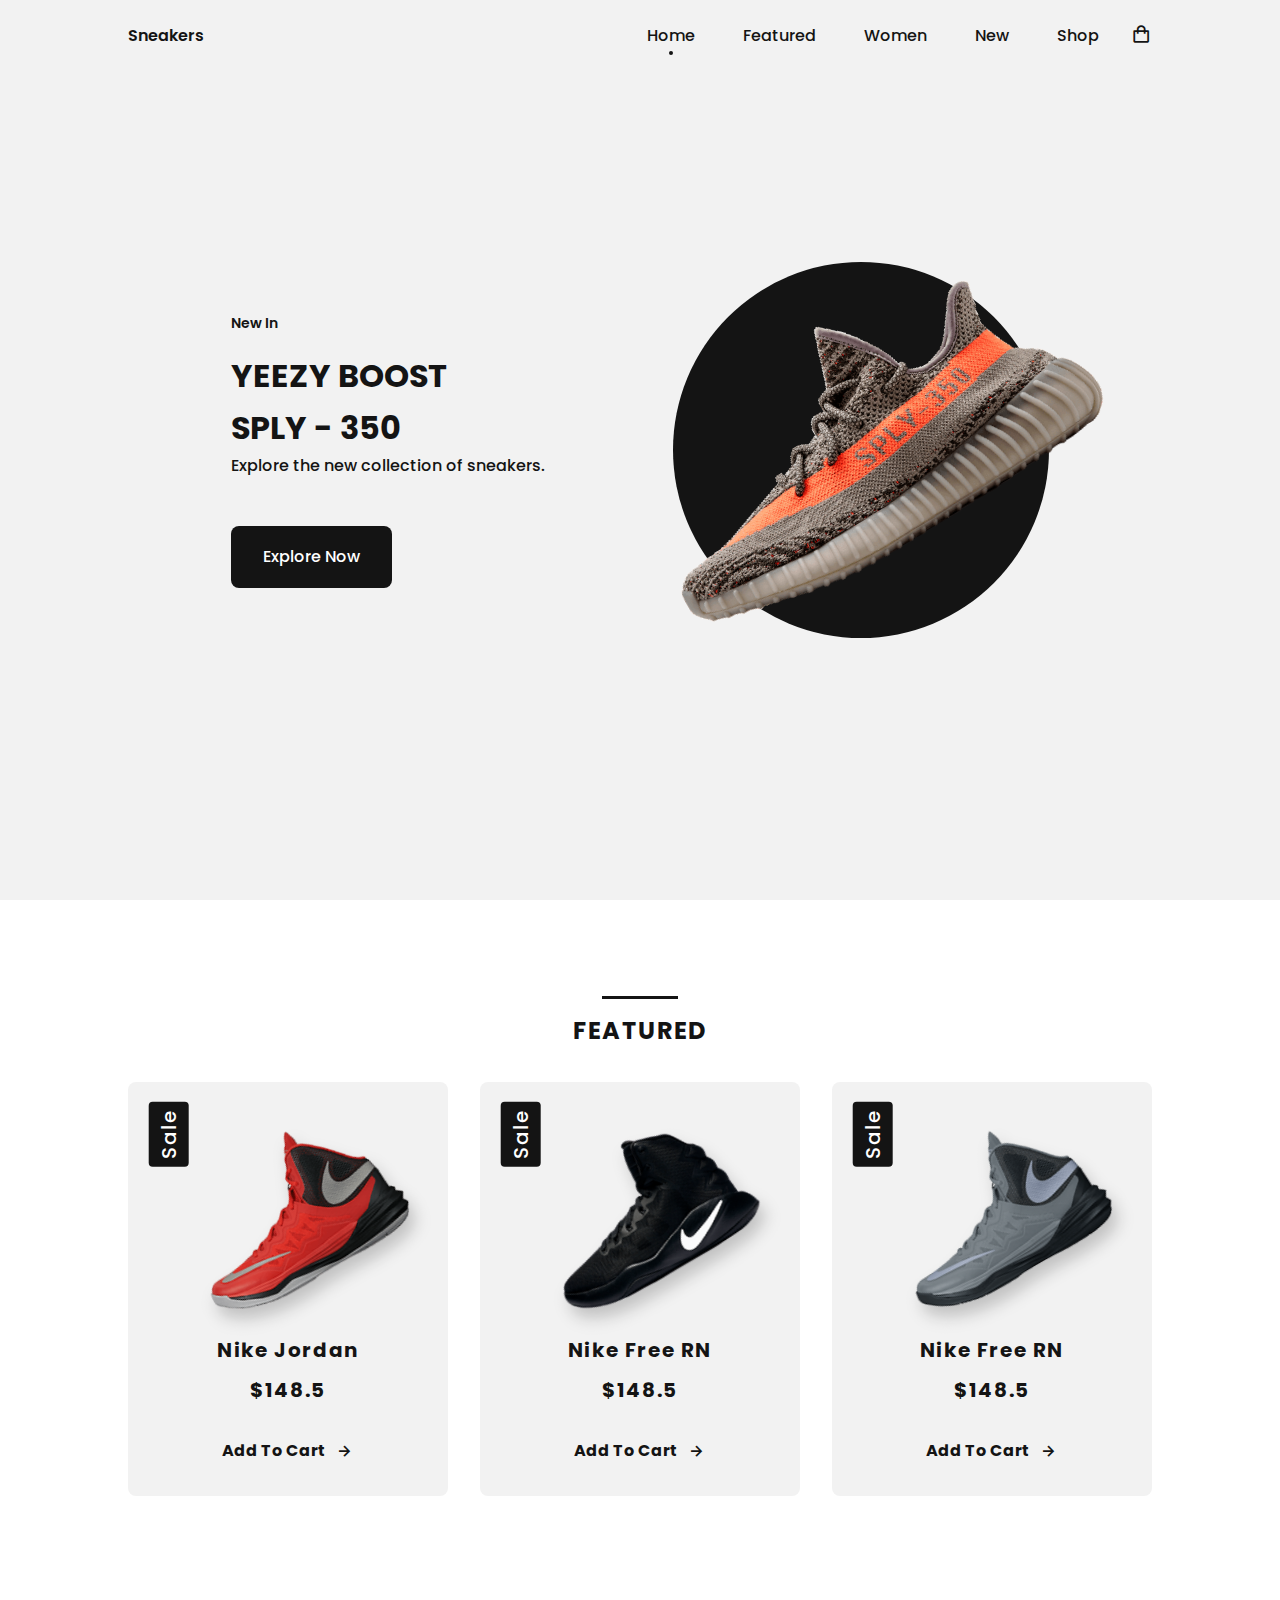
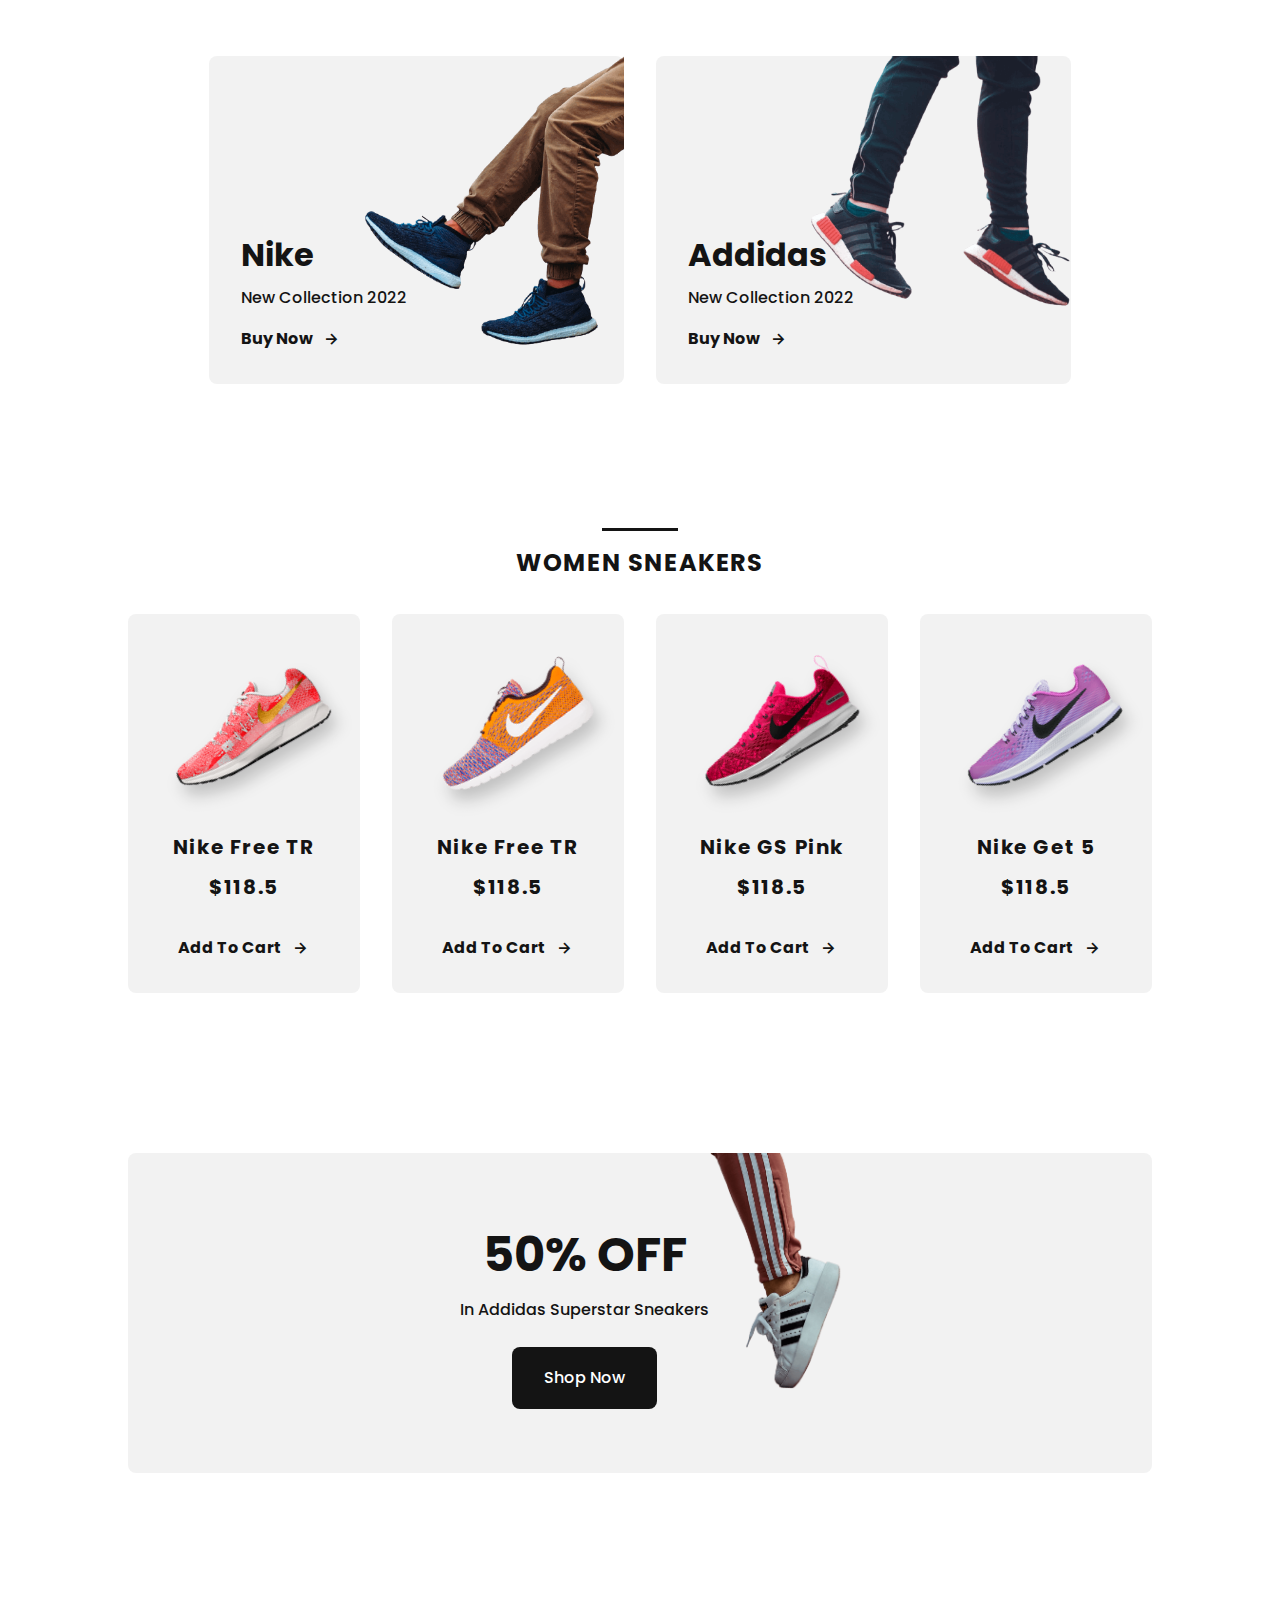
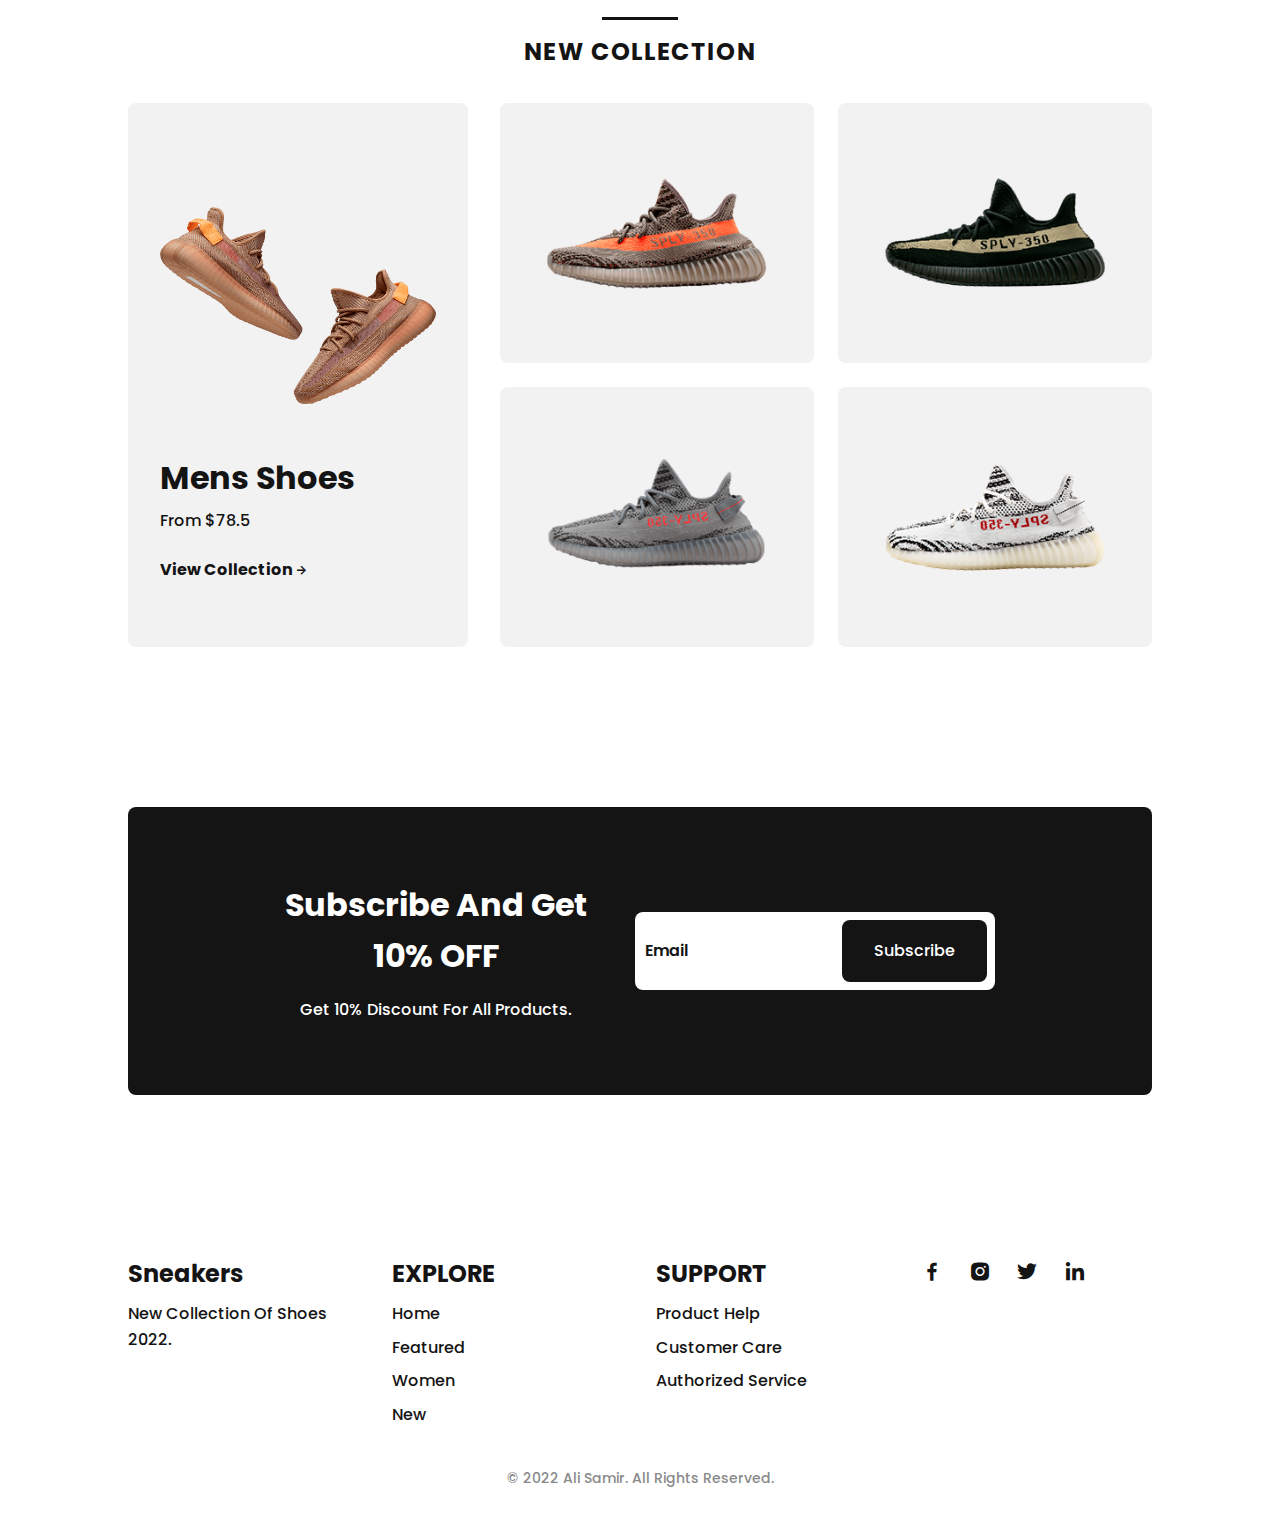
<file: index.html>
<!DOCTYPE html>
<html lang="en">

<head>
    <meta charset="UTF-8" />
    <meta name="viewport" content="width=device-width, initial-scale=1.0" />

    <link rel="shortcut icon" href="assets/img/imghome.png" type="image/x-icon">
    <title>E-commerce Sneakers Website</title>

    <!-- Box Icons CSS CDN Link -->
    <link href="https://unpkg.com/boxicons@2.1.2/css/boxicons.min.css" rel="stylesheet" />

    <!-- Custom CSS File Link -->
    <link rel="stylesheet" href="assets/css/styles.css" />
</head>

<body>
    <!-- Header Section -->
    <header class="l-header" id="header">
        <nav class="nav bd-grid">
            <div class="nav__toggle" id="nav-toggle">
                <i class="bx bxs-grid"></i>
            </div>

            <a href="#" class="nav__logo">Sneakers</a>

            <div class="nav__menu" id="nav-menu">
                <ul class="nav__list">
                    <li class="nav__item">
                        <a href="#home" class="nav__link active">Home</a>
                    </li>
                    <li class="nav__item">
                        <a href="#featured" class="nav__link">Featured</a>
                    </li>
                    <li class="nav__item">
                        <a href="#women" class="nav__link">Women</a>
                    </li>
                    <li class="nav__item">
                        <a href="#new" class="nav__link">New</a>
                    </li>
                    <li class="nav__item">
                        <a href="shop.html" class="nav__link">Shop</a>
                    </li>
                </ul>
            </div>

            <div class="nav__shop">
                <i class="bx bx-shopping-bag"></i>
            </div>
        </nav>
    </header>

    <!-- Main Body -->
    <main class="l-main">
        <!-- Home Section -->
        <section class="home" id="home">
            <div class="home__container bd-grid">
                <div class="home__sneaker">
                    <div class="home__shape"></div>
                    <img src="assets/img/imghome.png" class="home__img" alt="Home Image" />
                </div>

                <div class="home__data">
                    <span class="home__new">New In</span>
                    <h1 class="home__title">
                        YEEZY BOOST <br /> SPLY - 350
                    </h1>
                    <p class="home__description">
                        Explore the new collection of sneakers.
                    </p>
                    <a href="#" class="button">Explore Now</a>
                </div>
            </div>
        </section>

        <!-- Featured Section -->
        <section class="featured section" id="featured">
            <h2 class="section-title">FEATURED</h2>

            <div class="featured__container bd-grid">
                <article class="sneaker">
                    <div class="sneaker__sale">Sale</div>
                    <img src="assets/img/featured1.png" class="sneaker__img" />
                    <span class="sneaker__name">Nike Jordan</span>
                    <span class="sneaker__price">$148.5</span>
                    <a href="" class="button__light">
                        Add To Cart
                        <i class='bx bx-right-arrow-alt button__icon'></i>
                    </a>
                </article>

                <article class="sneaker">
                    <div class="sneaker__sale">Sale</div>
                    <img src="assets/img/featured2.png" class="sneaker__img" />
                    <span class="sneaker__name">Nike Free RN</span>
                    <span class="sneaker__price">$148.5</span>
                    <a href="" class="button__light">
                        Add To Cart
                        <i class='bx bx-right-arrow-alt button__icon'></i>
                    </a>
                </article>

                <article class="sneaker">
                    <div class="sneaker__sale">Sale</div>
                    <img src="assets/img/featured3.png" class="sneaker__img" />
                    <span class="sneaker__name">Nike Free RN</span>
                    <span class="sneaker__price">$148.5</span>
                    <a href="" class="button__light">
                        Add To Cart
                        <i class='bx bx-right-arrow-alt button__icon'></i>
                    </a>
                </article>
            </div>
        </section>

        <!-- Collection Section -->
        <section class="collection section">
            <div class="collection__container bd-grid">
                <div class="collection__card">
                    <div class="collection__data">
                        <h3 class="collection__name">Nike</h3>
                        <p class="collection__description">New Collection 2022</p>

                        <a href="#" class="button__light">
                            Buy Now
                            <i class='bx bx-right-arrow-alt button__icon'></i>
                        </a>
                    </div>

                    <img src="assets/img/collection1.png" class="collection__img">
                </div>

                <div class="collection__card">
                    <div class="collection__data">
                        <h3 class="collection__name">Addidas</h3>
                        <p class="collection__description">New Collection 2022</p>

                        <a href="#" class="button__light">
                            Buy Now
                            <i class='bx bx-right-arrow-alt button__icon'></i>
                        </a>
                    </div>

                    <img src="assets/img/collection2.png" class="collection__img">
                </div>
            </div>
        </section>

        <!-- Women Section -->
        <section class="women section" id="women">
            <h2 class="section-title">WOMEN SNEAKERS</h2>

            <div class="women__container bd-grid">
                <article class="sneaker">
                    <img src="assets/img/women1.png" class="sneaker__img" />
                    <span class="sneaker__name">Nike Free TR</span>
                    <span class="sneaker__price">$118.5</span>
                    <a href="" class="button__light">
                        Add To Cart
                        <i class='bx bx-right-arrow-alt button__icon'></i>
                    </a>
                </article>

                <article class="sneaker">
                    <img src="assets/img/women2.png" class="sneaker__img" />
                    <span class="sneaker__name">Nike Free TR</span>
                    <span class="sneaker__price">$118.5</span>
                    <a href="" class="button__light">
                        Add To Cart
                        <i class='bx bx-right-arrow-alt button__icon'></i>
                    </a>
                </article>

                <article class="sneaker">
                    <img src="assets/img/women3.png" class="sneaker__img" />
                    <span class="sneaker__name">Nike GS Pink</span>
                    <span class="sneaker__price">$118.5</span>
                    <a href="" class="button__light">
                        Add To Cart
                        <i class='bx bx-right-arrow-alt button__icon'></i>
                    </a>
                </article>

                <article class="sneaker">
                    <img src="assets/img/women4.png" class="sneaker__img" />
                    <span class="sneaker__name">Nike Get 5</span>
                    <span class="sneaker__price">$118.5</span>
                    <a href="" class="button__light">
                        Add To Cart
                        <i class='bx bx-right-arrow-alt button__icon'></i>
                    </a>
                </article>
            </div>
        </section>

        <!-- Offer Section -->
        <section class="offer section">
            <div class="offer__container bd-grid">
                <div class="offer__data">
                    <h3 class="offer__title">50% OFF</h3>
                    <p class="offer__description">
                        In Addidas Superstar Sneakers
                    </p>
                    <a href="#" class="button">Shop Now</a>
                </div>

                <img src="assets/img/offert.png" class="offer__img">
            </div>
        </section>

        <!-- New Collection Section -->
        <section class="new section" id="new">
            <h2 class="section-title">NEW COLLECTION</h2>

            <div class="new__container bd-grid">

                <div class="new__mens">
                    <img src="assets/img/new1.png" class="new__mens-img">
                    <h3 class="new__title">Mens Shoes</h3>
                    <span class="new__price">From $78.5</span>
                    <a href="#" class="button__light">
                        View Collection
                        <i class='bx bx-right-arrow-alt'></i>
                    </a>
                </div>

                <div class="new__sneaker">
                    <div class="new__sneaker-card">
                        <img src="assets/img/new2.png" class="new__sneaker-img">
                        <div class="new__sneaker-overlay">
                            <a href="#" class="button">Add To Cart</a>
                        </div>
                    </div>
                    <div class="new__sneaker-card">
                        <img src="assets/img/new3.png" class="new__sneaker-img">
                        <div class="new__sneaker-overlay">
                            <a href="#" class="button">Add To Cart</a>
                        </div>
                    </div>
                    <div class="new__sneaker-card">
                        <img src="assets/img/new4.png" class="new__sneaker-img">
                        <div class="new__sneaker-overlay">
                            <a href="#" class="button">Add To Cart</a>
                        </div>
                    </div>
                    <div class="new__sneaker-card">
                        <img src="assets/img/new5.png" class="new__sneaker-img">
                        <div class="new__sneaker-overlay">
                            <a href="#" class="button">Add To Cart</a>
                        </div>
                    </div>
                </div>

            </div>
        </section>

        <!-- Newsletter Section -->
        <section class="newsletter section">
            <div class="newsletter__container bd-grid">
                <div>
                    <h3 class="newsletter__title">
                        Subscribe And Get <br> 10% OFF
                    </h3>
                    <p class="newsletter__description">
                        Get 10% Discount For All Products.
                    </p>
                </div>

                <form action="" class="newsletter__subscribe">
                    <input type="email" class="newsletter__input" placeholder="Email">
                    <a href="#" class="button">Subscribe</a>
                </form>
            </div>
        </section>
    </main>

    <!-- Footer Section -->
    <footer class="footer section">
        <div class="footer__container bd-grid">
            <div class="footer__box">
                <h3 class="footer__title">Sneakers</h3>
                <p class="footer__description">
                    New Collection Of Shoes 2022.
                </p>
            </div>

            <div class="footer__box">
                <h3 class="footer__title">EXPLORE</h3>
                <ul>
                    <li>
                        <a href="#" class="footer__link">Home</a>
                    </li>
                    <li>
                        <a href="#featured" class="footer__link">Featured</a>
                    </li>
                    <li>
                        <a href="#women" class="footer__link">Women</a>
                    </li>
                    <li>
                        <a href="#new" class="footer__link">New</a>
                    </li>

                </ul>
            </div>

            <div class="footer__box">
                <h3 class="footer__title">SUPPORT</h3>
                <ul>
                    <li>
                        <a href="#" class="footer__link">Product Help</a>
                    </li>
                    <li>
                        <a href="#" class="footer__link">Customer Care</a>
                    </li>
                    <li>
                        <a href="#" class="footer__link">Authorized Service</a>
                    </li>
                </ul>
            </div>

            <div class="footer__box">
                <a href="#" class="footer__social">
                    <i class='bx bxl-facebook'></i>
                </a>
                <a href="#" class="footer__social">
                    <i class='bx bxl-instagram-alt'></i>
                </a>
                <a href="#" class="footer__social">
                    <i class='bx bxl-twitter'></i>
                </a>
                <a href="#" class="footer__social">
                    <i class='bx bxl-linkedin'></i>
                </a>
            </div>
        </div>

        <p class="footer__copy">&#169; 2022 Ali Samir. All Rights Reserved.</p>
    </footer>

    <!-- Custom JS File Link -->
    <script src="assets/js/main.js"></script>
</body>

</html>
</file>
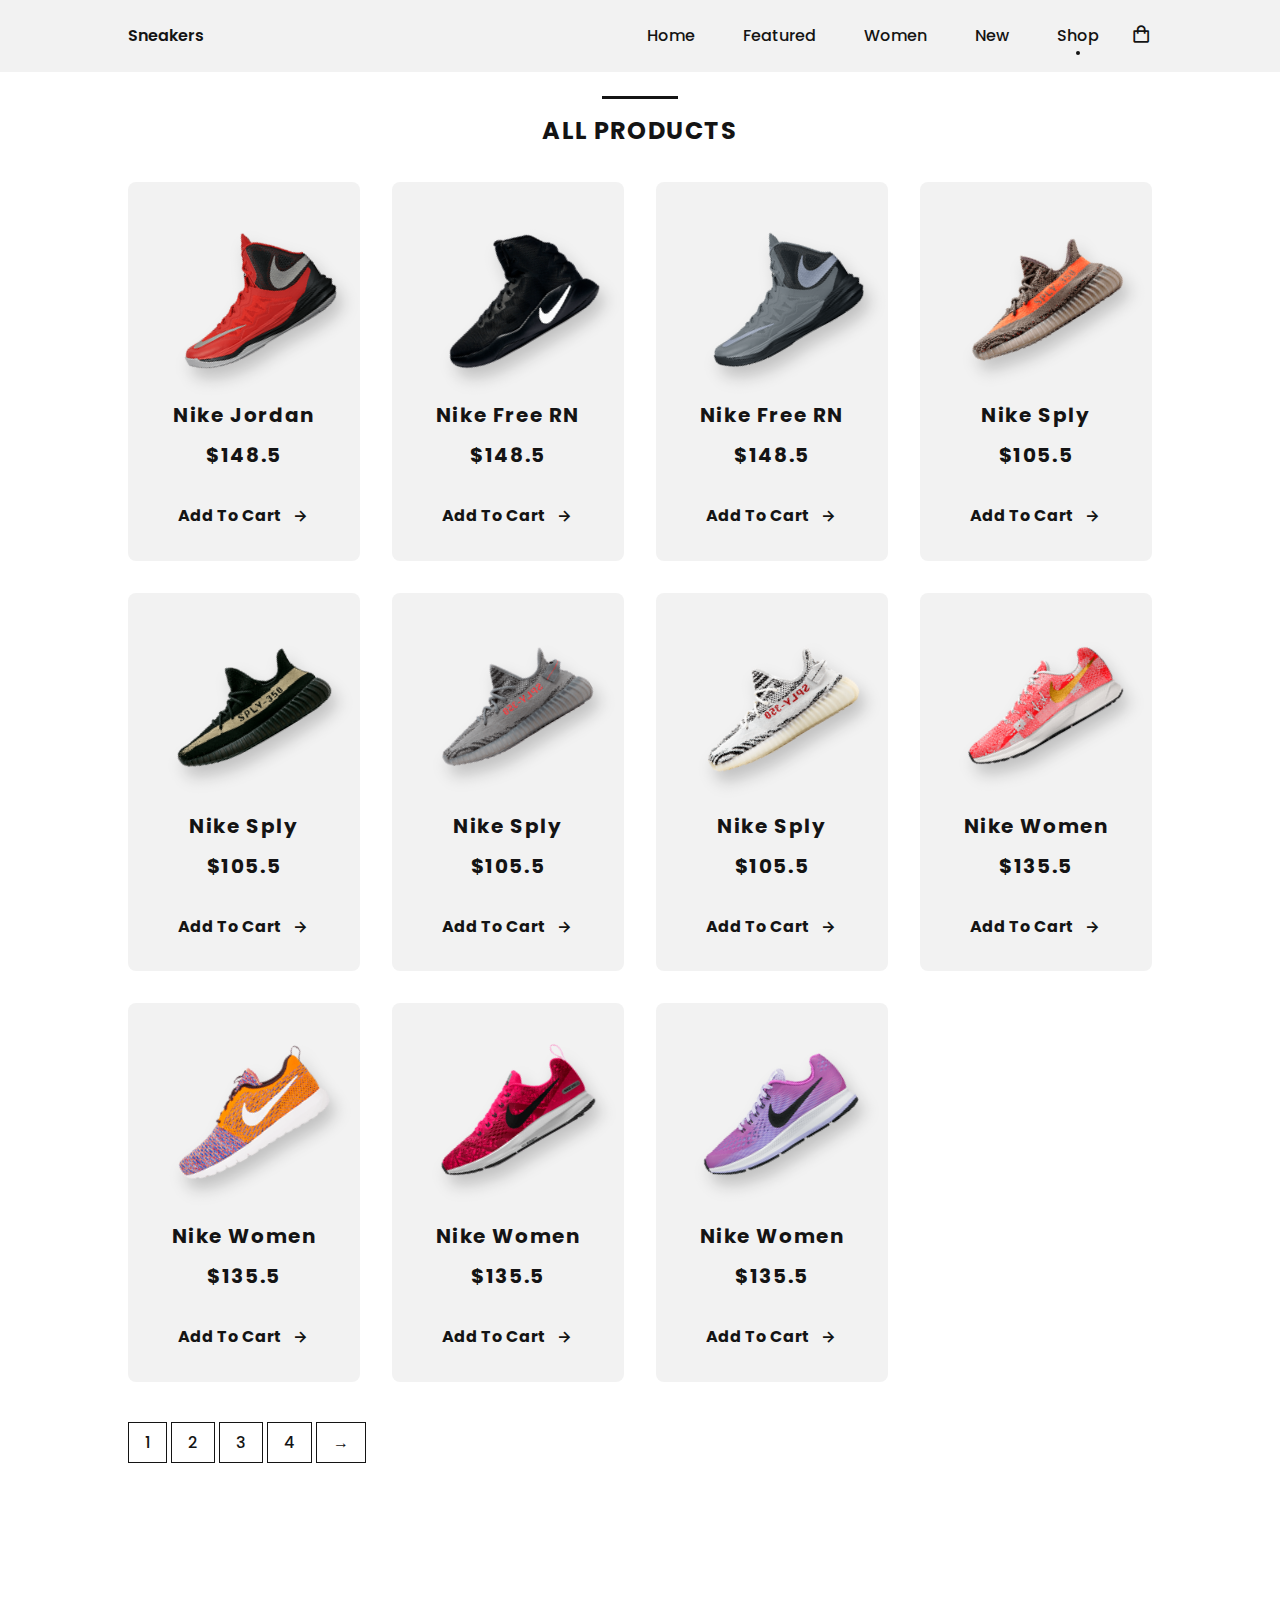
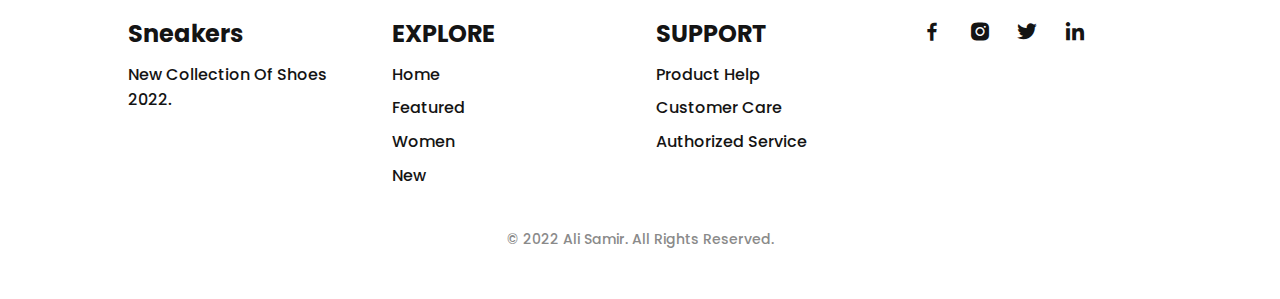
<file: shop.html>
<!DOCTYPE html>
<html lang="en">

<head>
    <meta charset="UTF-8" />
    <meta name="viewport" content="width=device-width, initial-scale=1.0" />

    <link rel="shortcut icon" href="assets/img/imghome.png" type="image/x-icon">
    <title>E-commerce Sneakers Website</title>

    <!-- Box Icons CSS CDN Link -->
    <link href="https://unpkg.com/boxicons@2.1.2/css/boxicons.min.css" rel="stylesheet" />

    <!-- Custom CSS File Link -->
    <link rel="stylesheet" href="assets/css/styles.css">

</head>

<body>
    <!-- Header Section -->
    <header class="l-header" id="header">
        <nav class="nav bd-grid">
            <div class="nav__toggle" id="nav-toggle">
                <i class="bx bxs-grid"></i>
            </div>

            <a href="#" class="nav__logo">Sneakers</a>

            <div class="nav__menu" id="nav-menu">
                <ul class="nav__list">
                    <li class="nav__item">
                        <a href="index.html" class="nav__link">Home</a>
                    </li>
                    <li class="nav__item">
                        <a href="index.html#featured" class="nav__link">Featured</a>
                    </li>
                    <li class="nav__item">
                        <a href="index.html#women" class="nav__link">Women</a>
                    </li>
                    <li class="nav__item">
                        <a href="index.html#new" class="nav__link">New</a>
                    </li>
                    <li class="nav__item">
                        <a href="#shop" class="nav__link active">Shop</a>
                    </li>
                </ul>
            </div>

            <div class="nav__shop">
                <i class="bx bx-shopping-bag"></i>
            </div>
        </nav>
    </header>

    <!-- Main Body -->
    <main class="l-main">
        <!-- All Products -->
        <section class="featured section" id="shop">
            <h2 class="section-title">ALL PRODUCTS</h2>

            <div class="featured__container bd-grid">

                <article class="sneaker">
                    <img src="assets/img/featured1.png" class="sneaker__img" />
                    <span class="sneaker__name">Nike Jordan</span>
                    <span class="sneaker__price">$148.5</span>
                    <a href="" class="button__light">
                        Add To Cart
                        <i class='bx bx-right-arrow-alt button__icon'></i>
                    </a>
                </article>

                <article class="sneaker">
                    <img src="assets/img/featured2.png" class="sneaker__img" />
                    <span class="sneaker__name">Nike Free RN</span>
                    <span class="sneaker__price">$148.5</span>
                    <a href="" class="button__light">
                        Add To Cart
                        <i class='bx bx-right-arrow-alt button__icon'></i>
                    </a>
                </article>

                <article class="sneaker">
                    <img src="assets/img/featured3.png" class="sneaker__img" />
                    <span class="sneaker__name">Nike Free RN</span>
                    <span class="sneaker__price">$148.5</span>
                    <a href="" class="button__light">
                        Add To Cart
                        <i class='bx bx-right-arrow-alt button__icon'></i>
                    </a>
                </article>

                <article class="sneaker">
                    <img src="assets/img/new2.png" class="sneaker__img" />
                    <span class="sneaker__name">Nike Sply</span>
                    <span class="sneaker__price">$105.5</span>
                    <a href="" class="button__light">
                        Add To Cart
                        <i class='bx bx-right-arrow-alt button__icon'></i>
                    </a>
                </article>

                <article class="sneaker">
                    <img src="assets/img/new3.png" class="sneaker__img" />
                    <span class="sneaker__name">Nike Sply</span>
                    <span class="sneaker__price">$105.5</span>
                    <a href="" class="button__light">
                        Add To Cart
                        <i class='bx bx-right-arrow-alt button__icon'></i>
                    </a>
                </article>

                <article class="sneaker">
                    <img src="assets/img/new4.png" class="sneaker__img" />
                    <span class="sneaker__name">Nike Sply</span>
                    <span class="sneaker__price">$105.5</span>
                    <a href="" class="button__light">
                        Add To Cart
                        <i class='bx bx-right-arrow-alt button__icon'></i>
                    </a>
                </article>

                <article class="sneaker">
                    <img src="assets/img/new5.png" class="sneaker__img" />
                    <span class="sneaker__name">Nike Sply</span>
                    <span class="sneaker__price">$105.5</span>
                    <a href="" class="button__light">
                        Add To Cart
                        <i class='bx bx-right-arrow-alt button__icon'></i>
                    </a>
                </article>

                <article class="sneaker">
                    <img src="assets/img/women1.png" class="sneaker__img" />
                    <span class="sneaker__name">Nike Women</span>
                    <span class="sneaker__price">$135.5</span>
                    <a href="" class="button__light">
                        Add To Cart
                        <i class='bx bx-right-arrow-alt button__icon'></i>
                    </a>
                </article>

                <article class="sneaker">
                    <img src="assets/img/women2.png" class="sneaker__img" />
                    <span class="sneaker__name">Nike Women</span>
                    <span class="sneaker__price">$135.5</span>
                    <a href="" class="button__light">
                        Add To Cart
                        <i class='bx bx-right-arrow-alt button__icon'></i>
                    </a>
                </article>

                <article class="sneaker">
                    <img src="assets/img/women3.png" class="sneaker__img" />
                    <span class="sneaker__name">Nike Women</span>
                    <span class="sneaker__price">$135.5</span>
                    <a href="" class="button__light">
                        Add To Cart
                        <i class='bx bx-right-arrow-alt button__icon'></i>
                    </a>
                </article>

                <article class="sneaker">
                    <img src="assets/img/women4.png" class="sneaker__img" />
                    <span class="sneaker__name">Nike Women</span>
                    <span class="sneaker__price">$135.5</span>
                    <a href="" class="button__light">
                        Add To Cart
                        <i class='bx bx-right-arrow-alt button__icon'></i>
                    </a>
                </article>
            </div>

            <div class="sneaker__pages bd-grid">
                <div>
                    <span class="sneaker__page">1</span>
                    <span class="sneaker__page">2</span>
                    <span class="sneaker__page">3</span>
                    <span class="sneaker__page">4</span>
                    <span class="sneaker__page">&#8594;</span>
                </div>
            </div>
        </section>
    </main>

    <!-- Footer Section -->
    <footer class="footer section">
        <div class="footer__container bd-grid">
            <div class="footer__box">
                <h3 class="footer__title">Sneakers</h3>
                <p class="footer__description">
                    New Collection Of Shoes 2022.
                </p>
            </div>

            <div class="footer__box">
                <h3 class="footer__title">EXPLORE</h3>
                <ul>
                    <li>
                        <a href="#" class="footer__link">Home</a>
                    </li>
                    <li>
                        <a href="#featured" class="footer__link">Featured</a>
                    </li>
                    <li>
                        <a href="#women" class="footer__link">Women</a>
                    </li>
                    <li>
                        <a href="#new" class="footer__link">New</a>
                    </li>

                </ul>
            </div>

            <div class="footer__box">
                <h3 class="footer__title">SUPPORT</h3>
                <ul>
                    <li>
                        <a href="#" class="footer__link">Product Help</a>
                    </li>
                    <li>
                        <a href="#" class="footer__link">Customer Care</a>
                    </li>
                    <li>
                        <a href="#" class="footer__link">Authorized Service</a>
                    </li>
                </ul>
            </div>

            <div class="footer__box">
                <a href="#" class="footer__social">
                    <i class='bx bxl-facebook'></i>
                </a>
                <a href="#" class="footer__social">
                    <i class='bx bxl-instagram-alt'></i>
                </a>
                <a href="#" class="footer__social">
                    <i class='bx bxl-twitter'></i>
                </a>
                <a href="#" class="footer__social">
                    <i class='bx bxl-linkedin'></i>
                </a>
            </div>
        </div>

        <p class="footer__copy">&#169; 2022 Ali Samir. All Rights Reserved.</p>
    </footer>

    <!-- Custom JS File Link -->
    <script src="assets/js/main.js"></script>
</body>

</html>
</file>
<file: assets/css/styles.css>
/* Google Fonts */

@import url("https://fonts.googleapis.com/css2?family=Poppins:wght@400;500;600;700&display=swap");

/* CSS Variables */

:root {
    --header-height: 3rem;
    /* Font Weight */
    --font-medium: 500;
    --font-semi-bold: 600;
    --font-bold: 700;
    /* Colors */
    --dark-color: #141414;
    --dark-color-light: #8a8a8a;
    --dark-color-lighten: #f2f2f2;
    --white-color: #fff;
    /* Font and Typography */
    --body-font: 'Poppins', sans-serif;
    --big-font-size: 1.25rem;
    --bigger-font-size: 1.5rem;
    --biggest-font-size: 2rem;
    --h2-font-size: 1.25rem;
    --normal-font-size: 0.938rem;
    --smaller-font-size: 0.813rem;
    /* Margins */
    --mb-1: 0.5rem;
    --mb-2: 1rem;
    --mb-3: 1.5rem;
    --mb-4: 2rem;
    --mb-5: 2.5rem;
    --mb-6: 3rem;
    /* z-index */
    --z-fixed: 100;
    /* Img Rotate */
    --rotate-img: rotate(-30deg);
}

@media screen and (min-width: 768px) {
     :root {
        --big-font-size: 1.5rem;
        --bigger-font-size: 2rem;
        --biggest-font-size: 3rem;
        --normal-font-size: 1rem;
        --smaller-font-size: 0.875rem;
    }
}


/* Base Declaration */

*,
 ::after,
 ::before {
    box-sizing: border-box;
}

html {
    scroll-behavior: smooth;
    -webkit-tap-highlight-color: transparent !important;
}

body {
    margin: var(--header-height) 0 0 0;
    font-family: var(--body-font);
    font-size: var(--normal-font-size);
    font-weight: var(--font-medium);
    color: var(--dark-color);
    line-height: 1.6;
}

h1,
h2,
h3,
p,
ul {
    margin: 0;
}

ul {
    padding: 0;
    list-style: none;
}

a {
    text-decoration: none;
}

img {
    max-width: 100%;
    height: auto;
    display: block;
}


/* CSS Classes */

.section {
    padding: 5rem 0 2rem;
}

.section-title {
    position: relative;
    font-size: var(--big-font-size);
    margin-bottom: var(--mb-4);
    text-align: center;
    letter-spacing: 0.1rem;
}

.section-title::after {
    content: "";
    position: absolute;
    width: 56px;
    height: 0.18rem;
    top: -1rem;
    left: 0;
    right: 0;
    margin: auto;
    background-color: var(--dark-color);
}


/* Layout */

.bd-grid {
    max-width: 1024px;
    display: grid;
    grid-template-columns: 100%;
    column-gap: 2rem;
    width: calc(100% - 2rem);
    margin-left: var(--mb-2);
    margin-right: var(--mb-2);
}

.l-header {
    width: 100%;
    position: fixed;
    top: 0;
    left: 0;
    z-index: var(--z-fixed);
    background-color: var(--dark-color-lighten);
}


/* Nav */

.nav {
    height: var(--header-height);
    display: flex;
    align-items: center;
    justify-content: space-between;
}

@media screen and (max-width: 768px) {
    .nav__menu {
        position: fixed;
        top: var(--header-height);
        left: -100%;
        width: 70%;
        height: 100vh;
        padding: 2rem;
        background-color: var(--white-color);
        transition: 0.5s;
    }
}

.nav__item {
    margin-bottom: var(--mb-4);
}

.nav__link {
    color: var(--dark-color);
}

.nav__logo {
    font-weight: var(--font-semi-bold);
    color: var(--dark-color);
}

.nav__toggle,
.nav__shop {
    font-size: 1.3rem;
    cursor: pointer;
}


/* Show Menu */

.show {
    left: 0;
}


/* Active Link */

.active {
    position: relative;
}

.active::before {
    content: '';
    position: absolute;
    bottom: -0.5rem;
    left: 45%;
    width: 4px;
    height: 4px;
    background-color: var(--dark-color);
    border-radius: 50%;
}


/* Change Header Background */

.scroll-header {
    background-color: var(--white-color);
    box-shadow: 0 2px 4px rgba(0, 0, 0, 0.1);
}


/* Home */

.home {
    background-color: var(--dark-color-lighten);
    overflow: hidden;
}

.home__container {
    height: calc(100vh - var(--header-height));
}

.home__sneaker {
    position: relative;
    display: flex;
    justify-content: center;
    align-self: center;
}

.home__shape {
    width: 220px;
    height: 220px;
    background-color: var(--dark-color);
    border-radius: 50%;
}

.home__img {
    position: absolute;
    top: 1.5rem;
    max-width: initial;
    width: 275px;
    transform: var(--rotate-img);
}

.home__new {
    display: block;
    font-size: var(--smaller-font-size);
    font-weight: var(--font-semi-bold);
    margin-bottom: var(--mb-2);
}

.home-title {
    font-weight: var(--bigger-font-size);
    margin-bottom: var(--mb-1);
}

.home__description {
    margin-bottom: var(--mb-6);
}


/* Buttons Style */

.button {
    display: inline-block;
    background-color: var(--dark-color);
    color: var(--white-color);
    padding: 1.125rem 2rem;
    font-weight: var(--font-medium);
    border-radius: 0.5rem;
    transition: 0.3s;
}

.button:hover {
    transform: translateY(-0.25rem);
}

.button__light {
    display: inline-flex;
    color: var(--dark-color);
    font-weight: var(--font-bold);
    align-items: center;
}

.button__icon {
    font-size: 1.25rem;
    margin-left: var(--mb-1);
    transition: 0.3s;
}

.button__light:hover .button__icon {
    transform: translateX(0.25rem);
}


/* Featured */

.featured__container {
    row-gap: 2rem;
    grid-template-columns: repeat(auto-fit, minmax(220px, 1fr));
}

.sneaker {
    position: relative;
    display: flex;
    flex-direction: column;
    align-items: center;
    padding: 2rem;
    background-color: var(--dark-color-lighten);
    border-radius: 0.5rem;
    transition: 0.3s;
}

.sneaker__sale {
    position: absolute;
    left: 0.5rem;
    background-color: var(--dark-color);
    color: var(--white-color);
    padding: 0.25rem 0.5rem;
    border-radius: 0.25rem;
    font-size: var(--h2-font-size);
    transform: rotate(-90deg);
    letter-spacing: 0.1rem;
}

.sneaker__img {
    width: 220px;
    margin-top: var(--mb-3);
    margin-bottom: var(--mb-6);
    transform: var(--rotate-img);
    filter: drop-shadow(0 12px 8px rgba(0, 0, 0, 0.2));
}

.sneaker__name,
.sneaker__price {
    font-size: var(--h2-font-size);
    letter-spacing: 0.1rem;
    font-weight: var(--font-bold);
}

.sneaker__name {
    margin-bottom: var(--mb-1);
}

.sneaker__price {
    margin-bottom: var(--mb-4);
}

.sneaker:hover {
    transform: translateY(-0.5rem);
}

.sneaker__pages {
    margin-top: var(--mb-6);
}

.sneaker__page {
    padding: 0.5rem 1rem;
    border: 1px solid var(--dark-color);
}

.sneaker__page:hover {
    background-color: var(--dark-color);
    color: var(--white-color);
}


/* Collection */

.collection__container {
    row-gap: 2rem;
    justify-content: center;
}

.collection__card {
    position: relative;
    display: flex;
    height: 328px;
    background-color: var(--dark-color-lighten);
    padding: 2rem;
    border-radius: 0.5rem;
    transition: 0.3s;
}

.collection__data {
    align-self: flex-end;
}

.collection__img {
    position: absolute;
    top: 0;
    right: 0;
    width: 230px;
}

.collection__name {
    font-size: var(--bigger-font-size);
    margin-bottom: 0.25rem;
}

.collection__description {
    margin-bottom: var(--mb-2);
}

.collection__card:hover {
    transform: translateY(-0.5rem);
}


/* Women */

.women__container {
    row-gap: 2rem;
    grid-template-columns: repeat(auto-fit, minmax(220px, 1fr));
}


/* Offer */

.offer__container {
    grid-template-columns: 55% 45%;
    column-gap: 0;
    background-color: var(--dark-color-lighten);
    border-radius: 0.5rem;
    justify-content: center;
}

.offer__data {
    padding: 4rem 0 4rem 1.5rem;
}

.offer__title {
    font-size: var(--biggest-font-size);
    margin-bottom: 0.25rem;
}

.offer__description {
    margin-bottom: var(--mb-3);
}

.offer__img {
    width: 135px;
}


/* New Collection */

.new__container {
    row-gap: 2rem;
}

.new__mens {
    display: flex;
    flex-direction: column;
    justify-content: center;
    background-color: var(--dark-color-lighten);
    border-radius: 0.5rem;
    padding: 2rem;
}

.new__mens-img {
    width: 276px;
    margin-bottom: var(--mb-3);
}

.new__title {
    font-size: var(--bigger-font-size);
    margin-bottom: 0.25rem;
}

.new__price {
    display: block;
    margin-bottom: var(--mb-3);
}

.new__sneaker {
    display: grid;
    gap: 1.5rem;
    grid-template-columns: repeat(auto-fit, minmax(220px, 1fr));
}

.new__sneaker-card {
    position: relative;
    padding: 3.5rem 1.5rem;
    background-color: var(--dark-color-lighten);
    border-radius: 0.5rem;
    overflow: hidden;
    display: flex;
    justify-content: center;
}

.new__sneaker-img {
    width: 220px;
}

.new__sneaker-overlay {
    position: absolute;
    left: 0;
    bottom: -100%;
    width: 100%;
    height: 100%;
    display: flex;
    justify-content: center;
    align-items: center;
    background-color: rgba(138, 138, 138, 0.3);
    transition: 0.3s;
}

.new__sneaker-card:hover .new__sneaker-overlay {
    bottom: 0;
}


/* Newsletter */

.newsletter__container {
    background-color: var(--dark-color);
    color: var(--white-color);
    padding: 2rem 0.5rem;
    border-radius: 0.5rem;
    text-align: center;
}

.newsletter__title {
    font-size: var(--bigger-font-size);
    margin-bottom: var(--mb-2);
}

.newsletter__description {
    margin-bottom: var(--mb-5);
}

.newsletter__subscribe {
    display: flex;
    column-gap: 0.5rem;
    background-color: var(--white-color);
    padding: 0.5rem;
    border-radius: 0.5rem;
}

.newsletter__input {
    outline: none;
    border: none;
    width: 90%;
    font-size: var(--normal-font-size);
}

.newsletter__input::placeholder {
    color: var(--dark-color);
    font-family: var(--body-font);
    font-size: var(--normal-font-size);
    font-weight: var(--font-semi-bold);
}


/* Footer */

.footer__container {
    grid-template-columns: repeat(auto-fit, minmax(220px, 1fr));
}

.footer__box {
    margin-bottom: var(--mb-4);
}

.footer__title {
    font-size: var(--big-font-size);
    margin-bottom: var(--mb-1);
}

.footer__link {
    display: block;
    width: max-content;
    margin-bottom: var(--mb-1);
    color: var(--dark-color);
}

.footer__social {
    font-size: 1.5rem;
    margin-right: 1.1rem;
    color: var(--dark-color);
}

.footer__copy {
    font-size: var(--smaller-font-size);
    color: var(--dark-color-light);
    text-align: center;
}


/* Media Queries */

@media screen and (min-width: 576px) {
    .collection__container {
        grid-template-columns: 415px;
    }
    .collection__img {
        width: 260px;
    }
    .offer__container {
        grid-template-columns: max-content max-content;
    }
    .offer__data {
        text-align: center;
    }
    .new__mens {
        align-items: center;
    }
}

@media screen and (min-width: 768px) {
    body {
        margin: 0;
    }
    .section {
        padding: 7rem 0 3rem;
    }
    .section-title::after {
        width: 76px;
    }
    .nav {
        height: calc(var(--header-height) + 1.5rem);
    }
    .nav__menu {
        margin-left: auto;
    }
    .nav__list {
        display: flex;
    }
    .nav__item {
        margin-left: var(--mb-6);
        margin-bottom: 0;
    }
    .nav__toggle {
        display: none;
    }
    .home__container {
        height: 100vh;
        grid-template-columns: max-content max-content;
        justify-content: center;
        align-items: center;
    }
    .home__sneaker {
        order: 1;
    }
    .home__shape {
        width: 376px;
        height: 376px;
    }
    .home__img {
        width: 470px;
        top: 3.5rem;
        right: 0;
        left: -3rem;
    }
    .newsletter__container {
        grid-template-columns: max-content max-content;
        justify-content: center;
        align-items: center;
        padding: 4.5rem 2rem;
        column-gap: 3rem;
    }
    .newsletter__description {
        margin-bottom: 0;
    }
    .newsletter__subscribe {
        width: 360px;
        height: max-content;
    }
}

@media screen and (min-width: 1024px) {
    .bd-grid {
        margin-left: auto;
        margin-right: auto;
    }
    .home__container {
        column-gap: 8rem;
    }
    .collection__container {
        grid-template-columns: repeat(2, 415px);
    }
    .new__container {
        grid-template-columns: max-content 1fr;
    }
    .new__mens {
        align-items: initial;
        justify-content: flex-end;
        padding: 4rem 2rem;
    }
    .new__mens-img {
        margin-bottom: var(--mb-6);
    }
}
</file>
